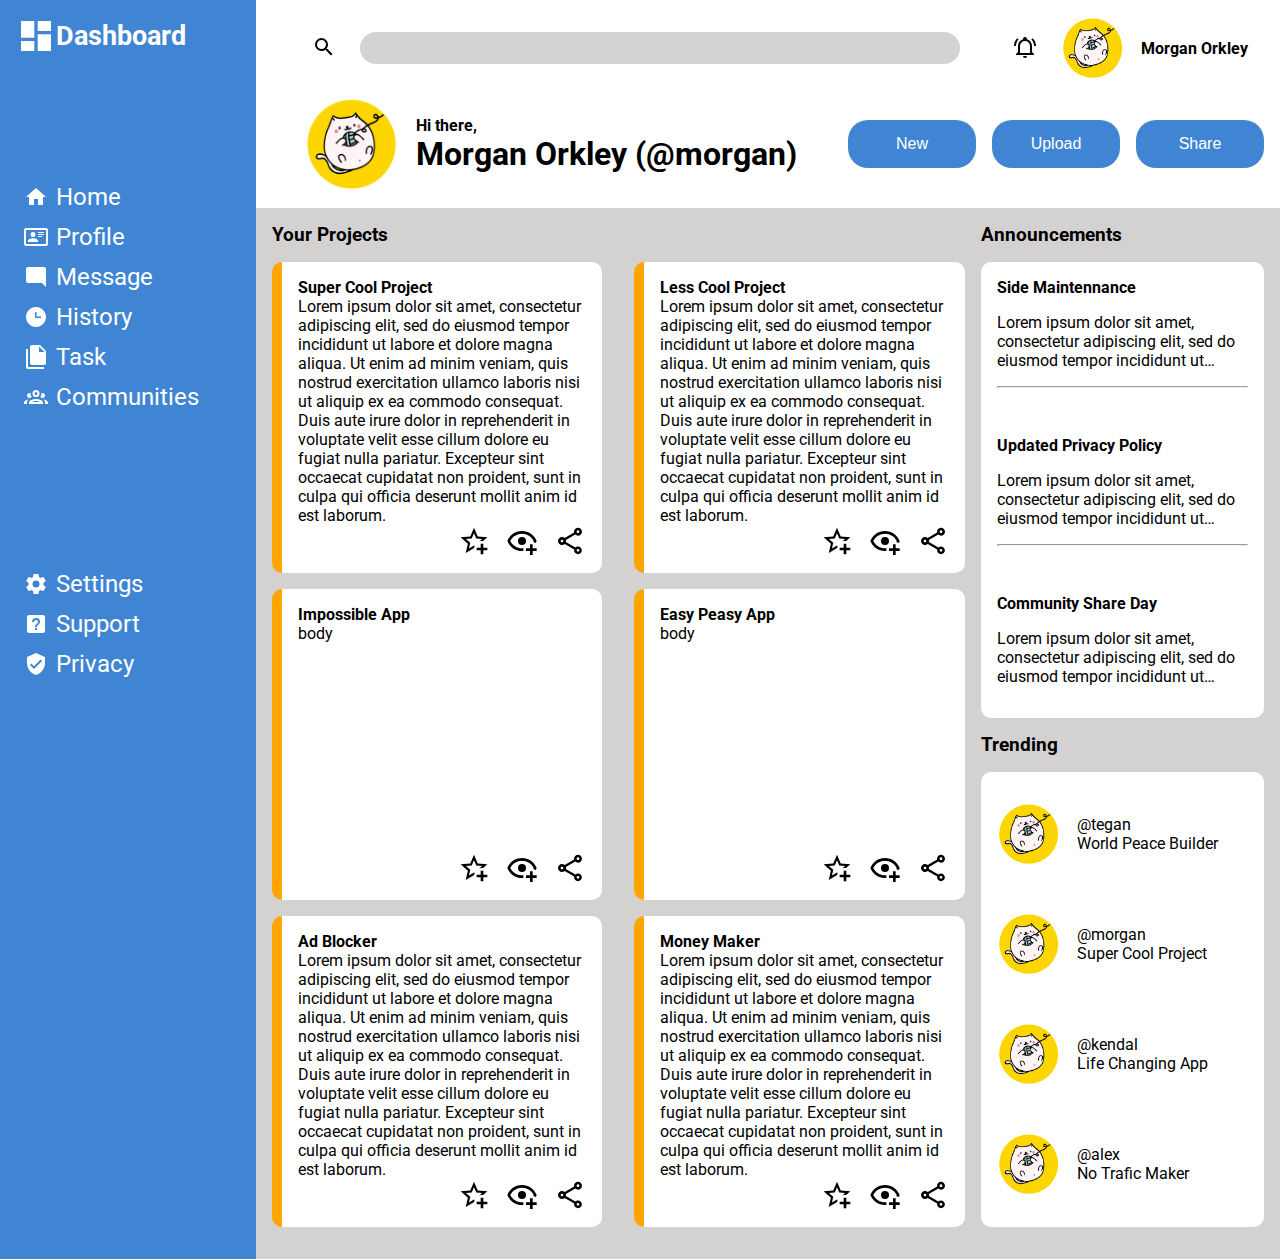
<file: index.html>
<!DOCTYPE html>
<html lang="en">
  <head>
    <meta charset="UTF-8" />
    <meta name="viewport" content="width=device-width, initial-scale=1.0" />
    <title>Admin Dashboard</title>
    <link rel="preconnect" href="https://fonts.googleapis.com" />
    <link rel="preconnect" href="https://fonts.gstatic.com" crossorigin />
    <link
      href="https://fonts.googleapis.com/css2?family=Roboto:ital,wght@0,100..900;1,100..900&display=swap"
      rel="stylesheet"
    />
    <link rel="stylesheet" href="style.css" />
  </head>
  <body>
    <header>
      <div class="search-bar">
        <div>
          <button class="icon-search icon">
            <svg xmlns="http://www.w3.org/2000/svg" viewBox="0 0 24 24">
              <title>magnify</title>
              <path
                d="M9.5,3A6.5,6.5 0 0,1 16,9.5C16,11.11 15.41,12.59 14.44,13.73L14.71,14H15.5L20.5,19L19,20.5L14,15.5V14.71L13.73,14.44C12.59,15.41 11.11,16 9.5,16A6.5,6.5 0 0,1 3,9.5A6.5,6.5 0 0,1 9.5,3M9.5,5C7,5 5,7 5,9.5C5,12 7,14 9.5,14C12,14 14,12 14,9.5C14,7 12,5 9.5,5Z"
              />
            </svg>
          </button>
          <input type="search" name="username" id="username" />
        </div>
        <div class="notice-bar">
          <button class="icon-bell icon">
            <svg xmlns="http://www.w3.org/2000/svg" viewBox="0 0 24 24">
              <title>bell-ring-outline</title>
              <path
                d="M10,21H14A2,2 0 0,1 12,23A2,2 0 0,1 10,21M21,19V20H3V19L5,17V11C5,7.9 7.03,5.17 10,4.29C10,4.19 10,4.1 10,4A2,2 0 0,1 12,2A2,2 0 0,1 14,4C14,4.1 14,4.19 14,4.29C16.97,5.17 19,7.9 19,11V17L21,19M17,11A5,5 0 0,0 12,6A5,5 0 0,0 7,11V18H17V11M19.75,3.19L18.33,4.61C20.04,6.3 21,8.6 21,11H23C23,8.07 21.84,5.25 19.75,3.19M1,11H3C3,8.6 3.96,6.3 5.67,4.61L4.25,3.19C2.16,5.25 1,8.07 1,11Z"
              />
            </svg>
          </button>
          <div class="avatar"><img src="img/avatar1.png" alt="avarar" /></div>
          <div class="username">Morgan Orkley</div>
        </div>
      </div>
      <div class="user-info">
        <div class="avatar"><img src="img/avatar1.png" alt="avarar" /></div>
        <div class="greeting">
          <p>Hi there,</p>
          <p class="username">Morgan Orkley (@morgan)</p>
        </div>
      </div>
      <div class="btns">
        <button>New</button>
        <button>Upload</button>
        <button>Share</button>
      </div>
    </header>

    <nav>
      <div class="branding">
        <a href="index.html" class="brand-link">
          <span class="icon center-content">
            <svg
              class="icon-dashboard"
              xmlns="http://www.w3.org/2000/svg"
              viewBox="0 0 24 24"
            >
              <title>view-dashboard</title>
              <path
                d="M13,3V9H21V3M13,21H21V11H13M3,21H11V15H3M3,13H11V3H3V13Z"
              />
            </svg>
          </span>
          <span class="brand-name">Dashboard</span>
        </a>
      </div>
      <div class="nav-list1">
        <ul>
          <li>
            <a href="">
              <span class="icon center-content">
                <svg xmlns="http://www.w3.org/2000/svg" viewBox="0 0 24 24">
                  <title>home</title>
                  <path d="M10,20V14H14V20H19V12H22L12,3L2,12H5V20H10Z" />
                </svg>
              </span>
              <span>Home</span>
            </a>
          </li>
          <li>
            <a href="">
              <span class="icon center-content">
                <svg xmlns="http://www.w3.org/2000/svg" viewBox="0 0 24 24">
                  <title>card-account-details-outline</title>
                  <path
                    d="M22,3H2C0.91,3.04 0.04,3.91 0,5V19C0.04,20.09 0.91,20.96 2,21H22C23.09,20.96 23.96,20.09 24,19V5C23.96,3.91 23.09,3.04 22,3M22,19H2V5H22V19M14,17V15.75C14,14.09 10.66,13.25 9,13.25C7.34,13.25 4,14.09 4,15.75V17H14M9,7A2.5,2.5 0 0,0 6.5,9.5A2.5,2.5 0 0,0 9,12A2.5,2.5 0 0,0 11.5,9.5A2.5,2.5 0 0,0 9,7M14,7V8H20V7H14M14,9V10H20V9H14M14,11V12H18V11H14"
                  />
                </svg>
              </span>
              <span>Profile</span>
            </a>
          </li>
          <li>
            <a href="">
              <span class="icon center-content">
                <svg xmlns="http://www.w3.org/2000/svg" viewBox="0 0 24 24">
                  <title>message-reply</title>
                  <path
                    d="M22,4C22,2.89 21.1,2 20,2H4A2,2 0 0,0 2,4V16A2,2 0 0,0 4,18H18L22,22V4Z"
                  />
                </svg>
              </span>
              <span>Message</span>
            </a>
          </li>
          <li>
            <a href="">
              <span class="icon center-content">
                <svg xmlns="http://www.w3.org/2000/svg" viewBox="0 0 24 24">
                  <title>clock-time-three</title>
                  <path
                    d="M12 2C6.5 2 2 6.5 2 12C2 17.5 6.5 22 12 22C17.5 22 22 17.5 22 12S17.5 2 12 2M17 13H11V7H12.5V11.5H17V13Z"
                  />
                </svg>
              </span>
              <span>History</span>
            </a>
          </li>
          <li>
            <a href="">
              <span class="icon center-content">
                <svg xmlns="http://www.w3.org/2000/svg" viewBox="0 0 24 24">
                  <title>file-multiple</title>
                  <path
                    d="M15,7H20.5L15,1.5V7M8,0H16L22,6V18A2,2 0 0,1 20,20H8C6.89,20 6,19.1 6,18V2A2,2 0 0,1 8,0M4,4V22H20V24H4A2,2 0 0,1 2,22V4H4Z"
                  />
                </svg>
              </span>
              <span>Task</span>
            </a>
          </li>
          <li>
            <a href="">
              <span class="icon center-content">
                <svg xmlns="http://www.w3.org/2000/svg" viewBox="0 0 24 24">
                  <title>account-group-outline</title>
                  <path
                    d="M12,5A3.5,3.5 0 0,0 8.5,8.5A3.5,3.5 0 0,0 12,12A3.5,3.5 0 0,0 15.5,8.5A3.5,3.5 0 0,0 12,5M12,7A1.5,1.5 0 0,1 13.5,8.5A1.5,1.5 0 0,1 12,10A1.5,1.5 0 0,1 10.5,8.5A1.5,1.5 0 0,1 12,7M5.5,8A2.5,2.5 0 0,0 3,10.5C3,11.44 3.53,12.25 4.29,12.68C4.65,12.88 5.06,13 5.5,13C5.94,13 6.35,12.88 6.71,12.68C7.08,12.47 7.39,12.17 7.62,11.81C6.89,10.86 6.5,9.7 6.5,8.5C6.5,8.41 6.5,8.31 6.5,8.22C6.2,8.08 5.86,8 5.5,8M18.5,8C18.14,8 17.8,8.08 17.5,8.22C17.5,8.31 17.5,8.41 17.5,8.5C17.5,9.7 17.11,10.86 16.38,11.81C16.5,12 16.63,12.15 16.78,12.3C16.94,12.45 17.1,12.58 17.29,12.68C17.65,12.88 18.06,13 18.5,13C18.94,13 19.35,12.88 19.71,12.68C20.47,12.25 21,11.44 21,10.5A2.5,2.5 0 0,0 18.5,8M12,14C9.66,14 5,15.17 5,17.5V19H19V17.5C19,15.17 14.34,14 12,14M4.71,14.55C2.78,14.78 0,15.76 0,17.5V19H3V17.07C3,16.06 3.69,15.22 4.71,14.55M19.29,14.55C20.31,15.22 21,16.06 21,17.07V19H24V17.5C24,15.76 21.22,14.78 19.29,14.55M12,16C13.53,16 15.24,16.5 16.23,17H7.77C8.76,16.5 10.47,16 12,16Z"
                  />
                </svg>
              </span>
              <span> Communities </span>
            </a>
          </li>
        </ul>
      </div>
      <div class="nav-list2">
        <ul>
          <li>
            <a href="">
              <span class="icon center-content">
                <svg xmlns="http://www.w3.org/2000/svg" viewBox="0 0 24 24">
                  <title>cog</title>
                  <path
                    d="M12,15.5A3.5,3.5 0 0,1 8.5,12A3.5,3.5 0 0,1 12,8.5A3.5,3.5 0 0,1 15.5,12A3.5,3.5 0 0,1 12,15.5M19.43,12.97C19.47,12.65 19.5,12.33 19.5,12C19.5,11.67 19.47,11.34 19.43,11L21.54,9.37C21.73,9.22 21.78,8.95 21.66,8.73L19.66,5.27C19.54,5.05 19.27,4.96 19.05,5.05L16.56,6.05C16.04,5.66 15.5,5.32 14.87,5.07L14.5,2.42C14.46,2.18 14.25,2 14,2H10C9.75,2 9.54,2.18 9.5,2.42L9.13,5.07C8.5,5.32 7.96,5.66 7.44,6.05L4.95,5.05C4.73,4.96 4.46,5.05 4.34,5.27L2.34,8.73C2.21,8.95 2.27,9.22 2.46,9.37L4.57,11C4.53,11.34 4.5,11.67 4.5,12C4.5,12.33 4.53,12.65 4.57,12.97L2.46,14.63C2.27,14.78 2.21,15.05 2.34,15.27L4.34,18.73C4.46,18.95 4.73,19.03 4.95,18.95L7.44,17.94C7.96,18.34 8.5,18.68 9.13,18.93L9.5,21.58C9.54,21.82 9.75,22 10,22H14C14.25,22 14.46,21.82 14.5,21.58L14.87,18.93C15.5,18.67 16.04,18.34 16.56,17.94L19.05,18.95C19.27,19.03 19.54,18.95 19.66,18.73L21.66,15.27C21.78,15.05 21.73,14.78 21.54,14.63L19.43,12.97Z"
                  />
                </svg>
              </span>
              <span>Settings</span>
            </a>
          </li>
          <li>
            <a href="">
              <span class="icon center-content">
                <svg xmlns="http://www.w3.org/2000/svg" viewBox="0 0 24 24">
                  <title>help-box</title>
                  <path
                    d="M11,18H13V16H11V18M12,6A4,4 0 0,0 8,10H10A2,2 0 0,1 12,8A2,2 0 0,1 14,10C14,12 11,11.75 11,15H13C13,12.75 16,12.5 16,10A4,4 0 0,0 12,6M5,3H19A2,2 0 0,1 21,5V19A2,2 0 0,1 19,21H5A2,2 0 0,1 3,19V5A2,2 0 0,1 5,3Z"
                  />
                </svg>
              </span>
              <span> Support </span>
            </a>
          </li>
          <li>
            <a href="">
              <span class="icon center-content">
                <svg xmlns="http://www.w3.org/2000/svg" viewBox="0 0 24 24">
                  <title>shield-check</title>
                  <path
                    d="M10,17L6,13L7.41,11.59L10,14.17L16.59,7.58L18,9M12,1L3,5V11C3,16.55 6.84,21.74 12,23C17.16,21.74 21,16.55 21,11V5L12,1Z"
                  />
                </svg>
              </span>
              <span>Privacy</span>
            </a>
          </li>
        </ul>
      </div>
    </nav>

    <main>
      <div class="projects">
        <h3>Your Projects</h3>
        <div class="container">
          <div class="card">
            <div>
              <h4>Super Cool Project</h4>
              <p>
                Lorem ipsum dolor sit amet, consectetur adipiscing elit, sed do
                eiusmod tempor incididunt ut labore et dolore magna aliqua. Ut
                enim ad minim veniam, quis nostrud exercitation ullamco laboris
                nisi ut aliquip ex ea commodo consequat. Duis aute irure dolor
                in reprehenderit in voluptate velit esse cillum dolore eu fugiat
                nulla pariatur. Excepteur sint occaecat cupidatat non proident,
                sunt in culpa qui officia deserunt mollit anim id est laborum.
              </p>
            </div>
            <div class="icons">
              <svg xmlns="http://www.w3.org/2000/svg" viewBox="0 0 24 24">
                <title>star-plus-outline</title>
                <path
                  d="M5.8 21L7.4 14L2 9.2L9.2 8.6L12 2L14.8 8.6L22 9.2L18.8 12H18C17.3 12 16.6 12.1 15.9 12.4L18.1 10.5L13.7 10.1L12 6.1L10.3 10.1L5.9 10.5L9.2 13.4L8.2 17.7L12 15.4L12.5 15.7C12.3 16.2 12.1 16.8 12.1 17.3L5.8 21M17 14V17H14V19H17V22H19V19H22V17H19V14H17Z"
                />
              </svg>
              <svg xmlns="http://www.w3.org/2000/svg" viewBox="0 0 24 24">
                <title>eye-plus-outline</title>
                <path
                  d="M12,4.5C7,4.5 2.73,7.61 1,12C2.73,16.39 7,19.5 12,19.5C12.36,19.5 12.72,19.5 13.08,19.45C13.03,19.13 13,18.82 13,18.5C13,18.14 13.04,17.78 13.1,17.42C12.74,17.46 12.37,17.5 12,17.5C8.24,17.5 4.83,15.36 3.18,12C4.83,8.64 8.24,6.5 12,6.5C15.76,6.5 19.17,8.64 20.82,12C20.7,12.24 20.56,12.45 20.43,12.68C21.09,12.84 21.72,13.11 22.29,13.5C22.56,13 22.8,12.5 23,12C21.27,7.61 17,4.5 12,4.5M12,9A3,3 0 0,0 9,12A3,3 0 0,0 12,15A3,3 0 0,0 15,12A3,3 0 0,0 12,9M18,14.5V17.5H15V19.5H18V22.5H20V19.5H23V17.5H20V14.5H18Z"
                />
              </svg>
              <svg xmlns="http://www.w3.org/2000/svg" viewBox="0 0 24 24">
                <title>share-variant-outline</title>
                <path
                  d="M18 16.08C17.24 16.08 16.56 16.38 16.04 16.85L8.91 12.7C8.96 12.47 9 12.24 9 12S8.96 11.53 8.91 11.3L15.96 7.19C16.5 7.69 17.21 8 18 8C19.66 8 21 6.66 21 5S19.66 2 18 2 15 3.34 15 5C15 5.24 15.04 5.47 15.09 5.7L8.04 9.81C7.5 9.31 6.79 9 6 9C4.34 9 3 10.34 3 12S4.34 15 6 15C6.79 15 7.5 14.69 8.04 14.19L15.16 18.34C15.11 18.55 15.08 18.77 15.08 19C15.08 20.61 16.39 21.91 18 21.91S20.92 20.61 20.92 19C20.92 17.39 19.61 16.08 18 16.08M18 4C18.55 4 19 4.45 19 5S18.55 6 18 6 17 5.55 17 5 17.45 4 18 4M6 13C5.45 13 5 12.55 5 12S5.45 11 6 11 7 11.45 7 12 6.55 13 6 13M18 20C17.45 20 17 19.55 17 19S17.45 18 18 18 19 18.45 19 19 18.55 20 18 20Z"
                />
              </svg>
            </div>
          </div>
          <div class="card">
            <div>
              <h4>Less Cool Project</h4>
              <p>
                Lorem ipsum dolor sit amet, consectetur adipiscing elit, sed do
                eiusmod tempor incididunt ut labore et dolore magna aliqua. Ut
                enim ad minim veniam, quis nostrud exercitation ullamco laboris
                nisi ut aliquip ex ea commodo consequat. Duis aute irure dolor
                in reprehenderit in voluptate velit esse cillum dolore eu fugiat
                nulla pariatur. Excepteur sint occaecat cupidatat non proident,
                sunt in culpa qui officia deserunt mollit anim id est laborum.
              </p>
            </div>
            <div class="icons">
              <svg xmlns="http://www.w3.org/2000/svg" viewBox="0 0 24 24">
                <title>star-plus-outline</title>
                <path
                  d="M5.8 21L7.4 14L2 9.2L9.2 8.6L12 2L14.8 8.6L22 9.2L18.8 12H18C17.3 12 16.6 12.1 15.9 12.4L18.1 10.5L13.7 10.1L12 6.1L10.3 10.1L5.9 10.5L9.2 13.4L8.2 17.7L12 15.4L12.5 15.7C12.3 16.2 12.1 16.8 12.1 17.3L5.8 21M17 14V17H14V19H17V22H19V19H22V17H19V14H17Z"
                />
              </svg>
              <svg xmlns="http://www.w3.org/2000/svg" viewBox="0 0 24 24">
                <title>eye-plus-outline</title>
                <path
                  d="M12,4.5C7,4.5 2.73,7.61 1,12C2.73,16.39 7,19.5 12,19.5C12.36,19.5 12.72,19.5 13.08,19.45C13.03,19.13 13,18.82 13,18.5C13,18.14 13.04,17.78 13.1,17.42C12.74,17.46 12.37,17.5 12,17.5C8.24,17.5 4.83,15.36 3.18,12C4.83,8.64 8.24,6.5 12,6.5C15.76,6.5 19.17,8.64 20.82,12C20.7,12.24 20.56,12.45 20.43,12.68C21.09,12.84 21.72,13.11 22.29,13.5C22.56,13 22.8,12.5 23,12C21.27,7.61 17,4.5 12,4.5M12,9A3,3 0 0,0 9,12A3,3 0 0,0 12,15A3,3 0 0,0 15,12A3,3 0 0,0 12,9M18,14.5V17.5H15V19.5H18V22.5H20V19.5H23V17.5H20V14.5H18Z"
                />
              </svg>
              <svg xmlns="http://www.w3.org/2000/svg" viewBox="0 0 24 24">
                <title>share-variant-outline</title>
                <path
                  d="M18 16.08C17.24 16.08 16.56 16.38 16.04 16.85L8.91 12.7C8.96 12.47 9 12.24 9 12S8.96 11.53 8.91 11.3L15.96 7.19C16.5 7.69 17.21 8 18 8C19.66 8 21 6.66 21 5S19.66 2 18 2 15 3.34 15 5C15 5.24 15.04 5.47 15.09 5.7L8.04 9.81C7.5 9.31 6.79 9 6 9C4.34 9 3 10.34 3 12S4.34 15 6 15C6.79 15 7.5 14.69 8.04 14.19L15.16 18.34C15.11 18.55 15.08 18.77 15.08 19C15.08 20.61 16.39 21.91 18 21.91S20.92 20.61 20.92 19C20.92 17.39 19.61 16.08 18 16.08M18 4C18.55 4 19 4.45 19 5S18.55 6 18 6 17 5.55 17 5 17.45 4 18 4M6 13C5.45 13 5 12.55 5 12S5.45 11 6 11 7 11.45 7 12 6.55 13 6 13M18 20C17.45 20 17 19.55 17 19S17.45 18 18 18 19 18.45 19 19 18.55 20 18 20Z"
                />
              </svg>
            </div>
          </div>
          <div class="card">
            <div>
              <h4>Impossible App</h4>
              <p>body</p>
            </div>
            <div class="icons">
              <svg xmlns="http://www.w3.org/2000/svg" viewBox="0 0 24 24">
                <title>star-plus-outline</title>
                <path
                  d="M5.8 21L7.4 14L2 9.2L9.2 8.6L12 2L14.8 8.6L22 9.2L18.8 12H18C17.3 12 16.6 12.1 15.9 12.4L18.1 10.5L13.7 10.1L12 6.1L10.3 10.1L5.9 10.5L9.2 13.4L8.2 17.7L12 15.4L12.5 15.7C12.3 16.2 12.1 16.8 12.1 17.3L5.8 21M17 14V17H14V19H17V22H19V19H22V17H19V14H17Z"
                />
              </svg>
              <svg xmlns="http://www.w3.org/2000/svg" viewBox="0 0 24 24">
                <title>eye-plus-outline</title>
                <path
                  d="M12,4.5C7,4.5 2.73,7.61 1,12C2.73,16.39 7,19.5 12,19.5C12.36,19.5 12.72,19.5 13.08,19.45C13.03,19.13 13,18.82 13,18.5C13,18.14 13.04,17.78 13.1,17.42C12.74,17.46 12.37,17.5 12,17.5C8.24,17.5 4.83,15.36 3.18,12C4.83,8.64 8.24,6.5 12,6.5C15.76,6.5 19.17,8.64 20.82,12C20.7,12.24 20.56,12.45 20.43,12.68C21.09,12.84 21.72,13.11 22.29,13.5C22.56,13 22.8,12.5 23,12C21.27,7.61 17,4.5 12,4.5M12,9A3,3 0 0,0 9,12A3,3 0 0,0 12,15A3,3 0 0,0 15,12A3,3 0 0,0 12,9M18,14.5V17.5H15V19.5H18V22.5H20V19.5H23V17.5H20V14.5H18Z"
                />
              </svg>
              <svg xmlns="http://www.w3.org/2000/svg" viewBox="0 0 24 24">
                <title>share-variant-outline</title>
                <path
                  d="M18 16.08C17.24 16.08 16.56 16.38 16.04 16.85L8.91 12.7C8.96 12.47 9 12.24 9 12S8.96 11.53 8.91 11.3L15.96 7.19C16.5 7.69 17.21 8 18 8C19.66 8 21 6.66 21 5S19.66 2 18 2 15 3.34 15 5C15 5.24 15.04 5.47 15.09 5.7L8.04 9.81C7.5 9.31 6.79 9 6 9C4.34 9 3 10.34 3 12S4.34 15 6 15C6.79 15 7.5 14.69 8.04 14.19L15.16 18.34C15.11 18.55 15.08 18.77 15.08 19C15.08 20.61 16.39 21.91 18 21.91S20.92 20.61 20.92 19C20.92 17.39 19.61 16.08 18 16.08M18 4C18.55 4 19 4.45 19 5S18.55 6 18 6 17 5.55 17 5 17.45 4 18 4M6 13C5.45 13 5 12.55 5 12S5.45 11 6 11 7 11.45 7 12 6.55 13 6 13M18 20C17.45 20 17 19.55 17 19S17.45 18 18 18 19 18.45 19 19 18.55 20 18 20Z"
                />
              </svg>
            </div>
          </div>
          <div class="card">
            <div>
              <h4>Easy Peasy App</h4>
              <p>body</p>
            </div>
            <div class="icons">
              <svg xmlns="http://www.w3.org/2000/svg" viewBox="0 0 24 24">
                <title>star-plus-outline</title>
                <path
                  d="M5.8 21L7.4 14L2 9.2L9.2 8.6L12 2L14.8 8.6L22 9.2L18.8 12H18C17.3 12 16.6 12.1 15.9 12.4L18.1 10.5L13.7 10.1L12 6.1L10.3 10.1L5.9 10.5L9.2 13.4L8.2 17.7L12 15.4L12.5 15.7C12.3 16.2 12.1 16.8 12.1 17.3L5.8 21M17 14V17H14V19H17V22H19V19H22V17H19V14H17Z"
                />
              </svg>
              <svg xmlns="http://www.w3.org/2000/svg" viewBox="0 0 24 24">
                <title>eye-plus-outline</title>
                <path
                  d="M12,4.5C7,4.5 2.73,7.61 1,12C2.73,16.39 7,19.5 12,19.5C12.36,19.5 12.72,19.5 13.08,19.45C13.03,19.13 13,18.82 13,18.5C13,18.14 13.04,17.78 13.1,17.42C12.74,17.46 12.37,17.5 12,17.5C8.24,17.5 4.83,15.36 3.18,12C4.83,8.64 8.24,6.5 12,6.5C15.76,6.5 19.17,8.64 20.82,12C20.7,12.24 20.56,12.45 20.43,12.68C21.09,12.84 21.72,13.11 22.29,13.5C22.56,13 22.8,12.5 23,12C21.27,7.61 17,4.5 12,4.5M12,9A3,3 0 0,0 9,12A3,3 0 0,0 12,15A3,3 0 0,0 15,12A3,3 0 0,0 12,9M18,14.5V17.5H15V19.5H18V22.5H20V19.5H23V17.5H20V14.5H18Z"
                />
              </svg>
              <svg xmlns="http://www.w3.org/2000/svg" viewBox="0 0 24 24">
                <title>share-variant-outline</title>
                <path
                  d="M18 16.08C17.24 16.08 16.56 16.38 16.04 16.85L8.91 12.7C8.96 12.47 9 12.24 9 12S8.96 11.53 8.91 11.3L15.96 7.19C16.5 7.69 17.21 8 18 8C19.66 8 21 6.66 21 5S19.66 2 18 2 15 3.34 15 5C15 5.24 15.04 5.47 15.09 5.7L8.04 9.81C7.5 9.31 6.79 9 6 9C4.34 9 3 10.34 3 12S4.34 15 6 15C6.79 15 7.5 14.69 8.04 14.19L15.16 18.34C15.11 18.55 15.08 18.77 15.08 19C15.08 20.61 16.39 21.91 18 21.91S20.92 20.61 20.92 19C20.92 17.39 19.61 16.08 18 16.08M18 4C18.55 4 19 4.45 19 5S18.55 6 18 6 17 5.55 17 5 17.45 4 18 4M6 13C5.45 13 5 12.55 5 12S5.45 11 6 11 7 11.45 7 12 6.55 13 6 13M18 20C17.45 20 17 19.55 17 19S17.45 18 18 18 19 18.45 19 19 18.55 20 18 20Z"
                />
              </svg>
            </div>
          </div>
          <div class="card">
            <div>
              <h4>Ad Blocker</h4>
              <p>
                Lorem ipsum dolor sit amet, consectetur adipiscing elit, sed do
                eiusmod tempor incididunt ut labore et dolore magna aliqua. Ut
                enim ad minim veniam, quis nostrud exercitation ullamco laboris
                nisi ut aliquip ex ea commodo consequat. Duis aute irure dolor
                in reprehenderit in voluptate velit esse cillum dolore eu fugiat
                nulla pariatur. Excepteur sint occaecat cupidatat non proident,
                sunt in culpa qui officia deserunt mollit anim id est laborum.
              </p>
            </div>
            <div class="icons">
              <svg xmlns="http://www.w3.org/2000/svg" viewBox="0 0 24 24">
                <title>star-plus-outline</title>
                <path
                  d="M5.8 21L7.4 14L2 9.2L9.2 8.6L12 2L14.8 8.6L22 9.2L18.8 12H18C17.3 12 16.6 12.1 15.9 12.4L18.1 10.5L13.7 10.1L12 6.1L10.3 10.1L5.9 10.5L9.2 13.4L8.2 17.7L12 15.4L12.5 15.7C12.3 16.2 12.1 16.8 12.1 17.3L5.8 21M17 14V17H14V19H17V22H19V19H22V17H19V14H17Z"
                />
              </svg>
              <svg xmlns="http://www.w3.org/2000/svg" viewBox="0 0 24 24">
                <title>eye-plus-outline</title>
                <path
                  d="M12,4.5C7,4.5 2.73,7.61 1,12C2.73,16.39 7,19.5 12,19.5C12.36,19.5 12.72,19.5 13.08,19.45C13.03,19.13 13,18.82 13,18.5C13,18.14 13.04,17.78 13.1,17.42C12.74,17.46 12.37,17.5 12,17.5C8.24,17.5 4.83,15.36 3.18,12C4.83,8.64 8.24,6.5 12,6.5C15.76,6.5 19.17,8.64 20.82,12C20.7,12.24 20.56,12.45 20.43,12.68C21.09,12.84 21.72,13.11 22.29,13.5C22.56,13 22.8,12.5 23,12C21.27,7.61 17,4.5 12,4.5M12,9A3,3 0 0,0 9,12A3,3 0 0,0 12,15A3,3 0 0,0 15,12A3,3 0 0,0 12,9M18,14.5V17.5H15V19.5H18V22.5H20V19.5H23V17.5H20V14.5H18Z"
                />
              </svg>
              <svg xmlns="http://www.w3.org/2000/svg" viewBox="0 0 24 24">
                <title>share-variant-outline</title>
                <path
                  d="M18 16.08C17.24 16.08 16.56 16.38 16.04 16.85L8.91 12.7C8.96 12.47 9 12.24 9 12S8.96 11.53 8.91 11.3L15.96 7.19C16.5 7.69 17.21 8 18 8C19.66 8 21 6.66 21 5S19.66 2 18 2 15 3.34 15 5C15 5.24 15.04 5.47 15.09 5.7L8.04 9.81C7.5 9.31 6.79 9 6 9C4.34 9 3 10.34 3 12S4.34 15 6 15C6.79 15 7.5 14.69 8.04 14.19L15.16 18.34C15.11 18.55 15.08 18.77 15.08 19C15.08 20.61 16.39 21.91 18 21.91S20.92 20.61 20.92 19C20.92 17.39 19.61 16.08 18 16.08M18 4C18.55 4 19 4.45 19 5S18.55 6 18 6 17 5.55 17 5 17.45 4 18 4M6 13C5.45 13 5 12.55 5 12S5.45 11 6 11 7 11.45 7 12 6.55 13 6 13M18 20C17.45 20 17 19.55 17 19S17.45 18 18 18 19 18.45 19 19 18.55 20 18 20Z"
                />
              </svg>
            </div>
          </div>
          <div class="card">
            <div>
              <h4>Money Maker</h4>
              <p>
                Lorem ipsum dolor sit amet, consectetur adipiscing elit, sed do
                eiusmod tempor incididunt ut labore et dolore magna aliqua. Ut
                enim ad minim veniam, quis nostrud exercitation ullamco laboris
                nisi ut aliquip ex ea commodo consequat. Duis aute irure dolor
                in reprehenderit in voluptate velit esse cillum dolore eu fugiat
                nulla pariatur. Excepteur sint occaecat cupidatat non proident,
                sunt in culpa qui officia deserunt mollit anim id est laborum.
              </p>
            </div>
            <div class="icons">
              <svg xmlns="http://www.w3.org/2000/svg" viewBox="0 0 24 24">
                <title>star-plus-outline</title>
                <path
                  d="M5.8 21L7.4 14L2 9.2L9.2 8.6L12 2L14.8 8.6L22 9.2L18.8 12H18C17.3 12 16.6 12.1 15.9 12.4L18.1 10.5L13.7 10.1L12 6.1L10.3 10.1L5.9 10.5L9.2 13.4L8.2 17.7L12 15.4L12.5 15.7C12.3 16.2 12.1 16.8 12.1 17.3L5.8 21M17 14V17H14V19H17V22H19V19H22V17H19V14H17Z"
                />
              </svg>
              <svg xmlns="http://www.w3.org/2000/svg" viewBox="0 0 24 24">
                <title>eye-plus-outline</title>
                <path
                  d="M12,4.5C7,4.5 2.73,7.61 1,12C2.73,16.39 7,19.5 12,19.5C12.36,19.5 12.72,19.5 13.08,19.45C13.03,19.13 13,18.82 13,18.5C13,18.14 13.04,17.78 13.1,17.42C12.74,17.46 12.37,17.5 12,17.5C8.24,17.5 4.83,15.36 3.18,12C4.83,8.64 8.24,6.5 12,6.5C15.76,6.5 19.17,8.64 20.82,12C20.7,12.24 20.56,12.45 20.43,12.68C21.09,12.84 21.72,13.11 22.29,13.5C22.56,13 22.8,12.5 23,12C21.27,7.61 17,4.5 12,4.5M12,9A3,3 0 0,0 9,12A3,3 0 0,0 12,15A3,3 0 0,0 15,12A3,3 0 0,0 12,9M18,14.5V17.5H15V19.5H18V22.5H20V19.5H23V17.5H20V14.5H18Z"
                />
              </svg>
              <svg xmlns="http://www.w3.org/2000/svg" viewBox="0 0 24 24">
                <title>share-variant-outline</title>
                <path
                  d="M18 16.08C17.24 16.08 16.56 16.38 16.04 16.85L8.91 12.7C8.96 12.47 9 12.24 9 12S8.96 11.53 8.91 11.3L15.96 7.19C16.5 7.69 17.21 8 18 8C19.66 8 21 6.66 21 5S19.66 2 18 2 15 3.34 15 5C15 5.24 15.04 5.47 15.09 5.7L8.04 9.81C7.5 9.31 6.79 9 6 9C4.34 9 3 10.34 3 12S4.34 15 6 15C6.79 15 7.5 14.69 8.04 14.19L15.16 18.34C15.11 18.55 15.08 18.77 15.08 19C15.08 20.61 16.39 21.91 18 21.91S20.92 20.61 20.92 19C20.92 17.39 19.61 16.08 18 16.08M18 4C18.55 4 19 4.45 19 5S18.55 6 18 6 17 5.55 17 5 17.45 4 18 4M6 13C5.45 13 5 12.55 5 12S5.45 11 6 11 7 11.45 7 12 6.55 13 6 13M18 20C17.45 20 17 19.55 17 19S17.45 18 18 18 19 18.45 19 19 18.55 20 18 20Z"
                />
              </svg>
            </div>
          </div>
        </div>
      </div>
      <div class="announcements">
        <h3>Announcements</h3>
        <div class="container">
          <div class="announcement">
            <h5>Side Maintennance</h5>
            <p>
              Lorem ipsum dolor sit amet, consectetur adipiscing elit, sed do
              eiusmod tempor incididunt ut labore et dolore magna aliqua. Ut
              enim ad minim veniam, quis nostrud exercitation ullamco laboris
              nisi ut aliquip ex ea commodo consequat. Duis aute irure dolor in
              reprehenderit in voluptate velit esse cillum dolore eu fugiat
              nulla pariatur. Excepteur sint occaecat cupidatat non proident,
              sunt in culpa qui officia deserunt mollit anim id est laborum.
            </p>
            <hr />
          </div>
          <div class="announcement">
            <h5>Updated Privacy Policy</h5>
            <p>
              Lorem ipsum dolor sit amet, consectetur adipiscing elit, sed do
              eiusmod tempor incididunt ut labore et dolore magna aliqua. Ut
              enim ad minim veniam, quis nostrud exercitation ullamco laboris
              nisi ut aliquip ex ea commodo consequat. Duis aute irure dolor in
              reprehenderit in voluptate velit esse cillum dolore eu fugiat
              nulla pariatur. Excepteur sint occaecat cupidatat non proident,
              sunt in culpa qui officia deserunt mollit anim id est laborum.
            </p>
            <hr />
          </div>
          <div class="announcement">
            <h5>Community Share Day</h5>
            <p>
              Lorem ipsum dolor sit amet, consectetur adipiscing elit, sed do
              eiusmod tempor incididunt ut labore et dolore magna aliqua. Ut
              enim ad minim veniam, quis nostrud exercitation ullamco laboris
              nisi ut aliquip ex ea commodo consequat. Duis aute irure dolor in
              reprehenderit in voluptate velit esse cillum dolore eu fugiat
              nulla pariatur. Excepteur sint occaecat cupidatat non proident,
              sunt in culpa qui officia deserunt mollit anim id est laborum.
            </p>
          </div>
        </div>
      </div>
      <div class="trends">
        <h3>Trending</h3>
        <div class="container">
          <div>
            <div class="avatar"><img src="img/avatar1.png" alt="" /></div>
            <div>
              <div class="account">@tegan</div>
              <div class="title">World Peace Builder</div>
            </div>
          </div>
          <div>
            <div class="avatar"><img src="img/avatar1.png" alt="" /></div>
            <div>
              <div class="account">@morgan</div>
              <div class="title">Super Cool Project</div>
            </div>
          </div>
          <div>
            <div class="avatar"><img src="img/avatar1.png" alt="" /></div>
            <div>
              <div class="account">@kendal</div>
              <div class="title">Life Changing App</div>
            </div>
          </div>
          <div>
            <div class="avatar"><img src="img/avatar1.png" alt="" /></div>
            <div>
              <div class="account">@alex</div>
              <div class="title">No Trafic Maker</div>
            </div>
          </div>
        </div>
      </div>
    </main>
  </body>
</html>
</file>
<file: style.css>
.roboto-my {
  font-family: "Roboto", serif;
  font-optical-sizing: auto;
  font-weight: 100;
  font-style: normal;
  font-variation-settings:
    "wdth" 100;
}

* {
    box-sizing: border-box;
    margin: 0;
    padding: 0;
}

a {
    text-decoration: none;
}

li {
    list-style-type: none;
}

body {
    height: 100vh;
    display: grid;
    grid-template-columns: 1fr 4fr;
    grid-template-rows: 1fr 4fr;
    font-family: 'Roboto';
}

.center-content {
    display: flex;
    justify-content: center;
    align-items: center;
}

nav {
    grid-row: 1 / -1;
    background-color: rgb(64, 133, 212);
    display: grid;
    grid-template-rows: 1fr 3fr 6fr;
    gap: 3rem;
    padding: 1rem;
}

nav a {
    color: white;
}

nav svg {
    fill: white;
}

.icon {
    width: 2.5rem;
    height: 2.5rem;
}

.avatar {
    display: inline-block;
    width: 4rem;
    height: 4rem;
}

.brand-link, .nav-list1 a, .nav-list2 a {
    display: grid;
    grid-template-columns: 1fr 5fr;
    grid-auto-flow: column;
    align-items: center;
}

.brand-name {
    font-size: 1.7rem;
    font-weight: bold;
}

.nav-list1, .nav-list2 {
    font-size: 1.5rem;
}

.nav-list1 svg, .nav-list2 svg {
    width: 1.5rem;
    height: 1.5rem;
}

header {
    display: grid;
    grid-template-rows: repeat(2, 1fr);
    grid-auto-flow: column;
    align-items: center;
    padding-left: 3rem;
    padding-bottom: 1rem;
}

.search-bar {
    display: grid;
    grid-auto-flow: column;
    align-items: center;
    grid-column: 1 / 3;
}

.search-bar svg {
    width: 1.5rem;
    height: 1.5rem;
}

.search-bar .icon {
    text-align: center;
    background-color: white;
    border: none;
}

.search-bar input {
    border: none;
    border-radius: 20px;
    background-color: rgb(212, 209, 209);
    width: 600px;
    height: 2rem;
}

.search-bar > div {
    display: flex;
    flex-direction: row;
    align-items: center;
    gap: 1rem;
}

.notice-bar {
    justify-content: flex-end;
    padding-right: 2rem;
}

.search-bar > div .avatar {
    flex-shrink: 0;
}

.user-info .avatar {
    width: 6rem;
    height: 6rem;
}

header .username {
    font-weight: bold;
}

header .greeting {
    font-weight: bold;
}

header .btns {
    padding-left: 1rem;
    display: flex;
    justify-content: flex-end;
}

.btns button {
    background-color: rgb(64, 133, 212);
    width: 8rem;
    height: 3rem;
    border: none;
    border-radius: 20px;
    color: white;
    margin-right: 1rem;
    font-size: 1rem;
}

header .user-info {
    display: flex;
    flex-direction: row;
    align-items: center;
    gap: 1rem;
}

.user-info .username {
    font-size: 2rem;
}

.avatar img {
    width: 100%;
    height: 100%;
}

main {
    background-color: rgb(212, 209, 209);
    display: grid;
    grid-template-columns: 5fr 2fr;
    grid-template-rows: repeat(2, 1fr);  
    gap: 1rem;
    padding-top: 1rem;
    padding-bottom: 2rem;
    padding-right: 1rem;
}

main h3 {
    margin-bottom: 1rem;
}

.projects {
    grid-row: 1 / 3;
    display: flex;
    flex-direction: column;
}

.projects h3 {
    margin-left: 1rem;
}

.projects .container {
    display: grid;
    grid-template-columns: repeat(auto-fill, minmax(300px, 1fr));
    grid-auto-rows: minmax(150px, 1fr);
    gap: 1rem;
    flex: 1;
}

.projects .card {
    background-color: white;
    margin-left: 1rem;
    padding: 1rem;
    overflow: auto;
    border-radius: 10px;
    border-left: 10px solid orange;
    display: flex;
    flex-direction: column;
    justify-content: space-between;
}

.projects .icons {
    display: flex;
    justify-content: flex-end;
    gap: 1rem;
}

.projects svg {
    width: 2rem;
    height: 2rem;
}

.announcements {
    display: flex;
    flex-direction: column;
}

.announcements h5 {
    font-size: 1rem;
}

.announcements .container {
    display: grid;
    flex-direction: column;
    background-color: white;
    flex: 1;
    border-radius: 10px;
}

.announcement * {
    margin: 1rem;
}

.announcements p {
    overflow: hidden;
   display: -webkit-box;
   -webkit-line-clamp: 3; 
           line-clamp: 3; 
   -webkit-box-orient: vertical;
}

.trends {
    display: flex;
    flex-direction: column;
}

.trends .container {
    display: grid;
    background-color: white;
    gap: 1rem;
    flex: 1;
    padding: 1rem;
    border-radius: 10px;
}

.trends .container > div {
    display: flex;
    align-items: center;
    gap: 1rem;
}
</file>
